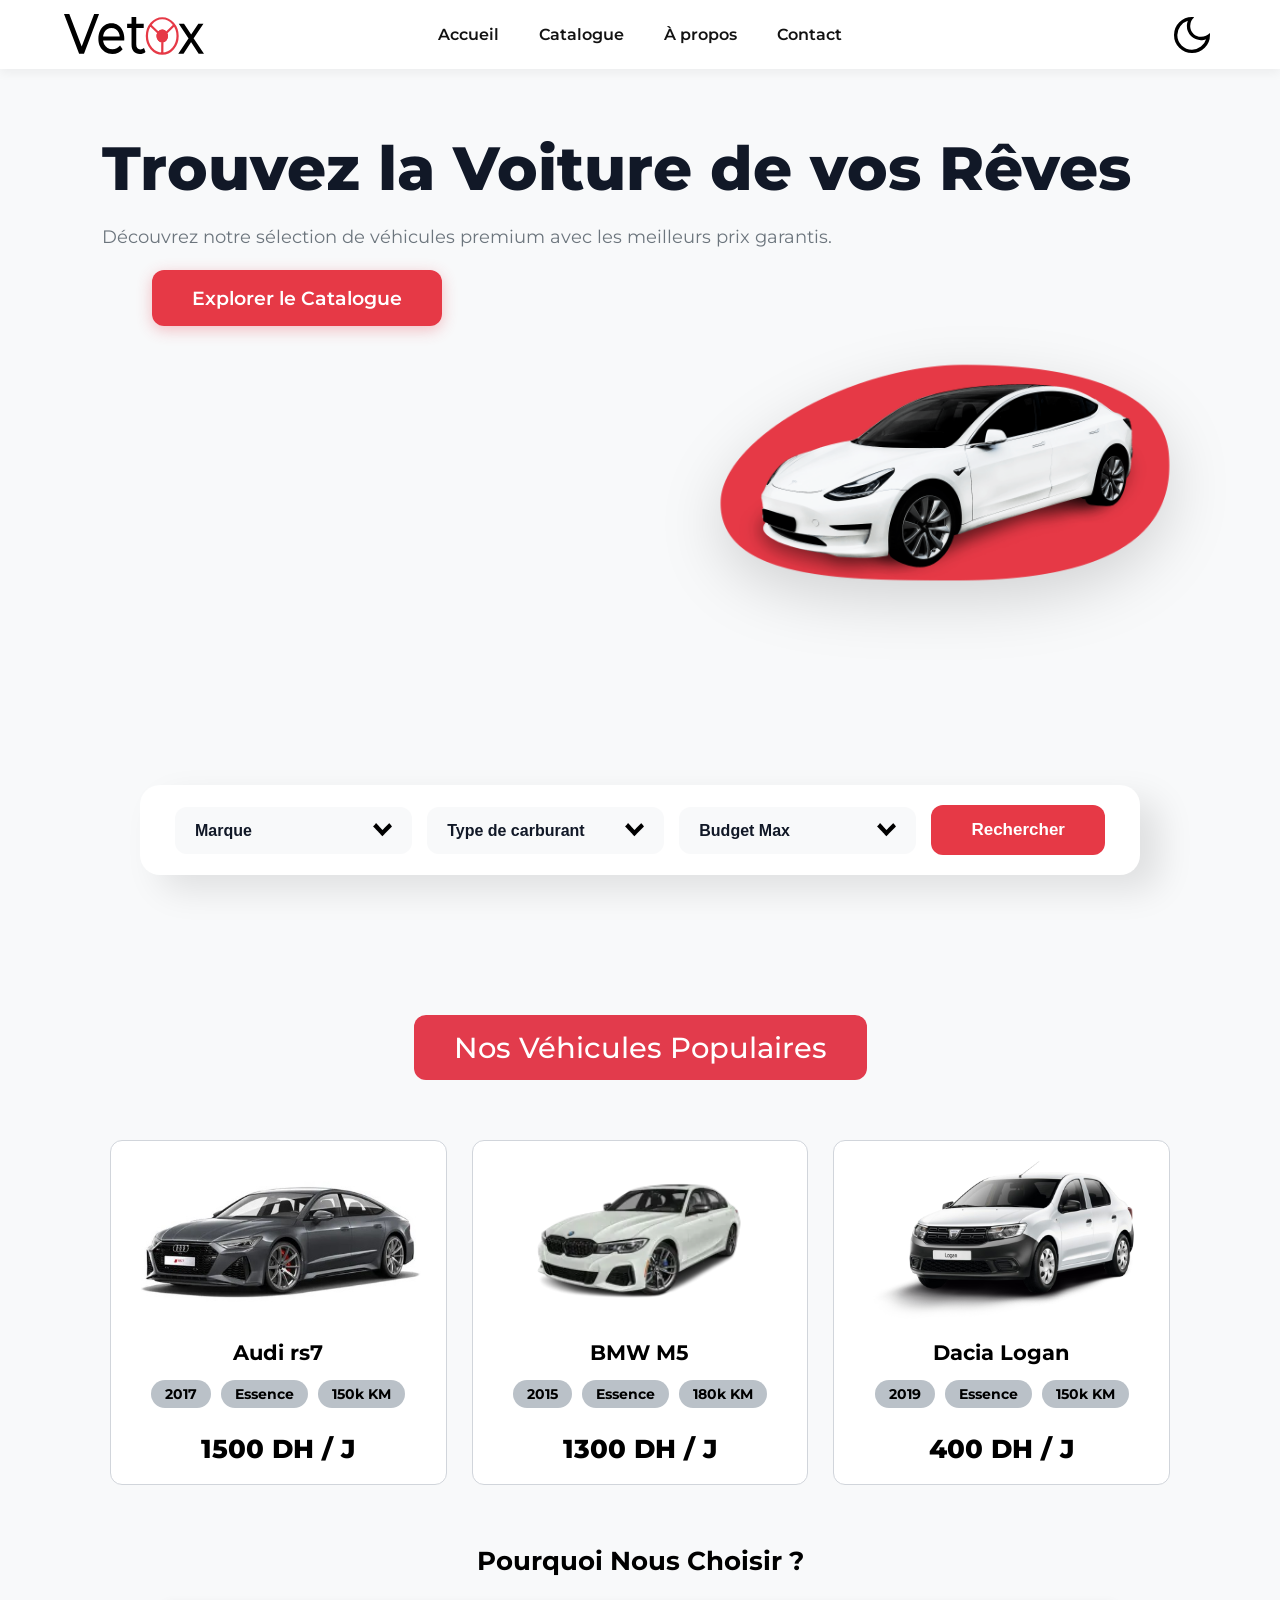
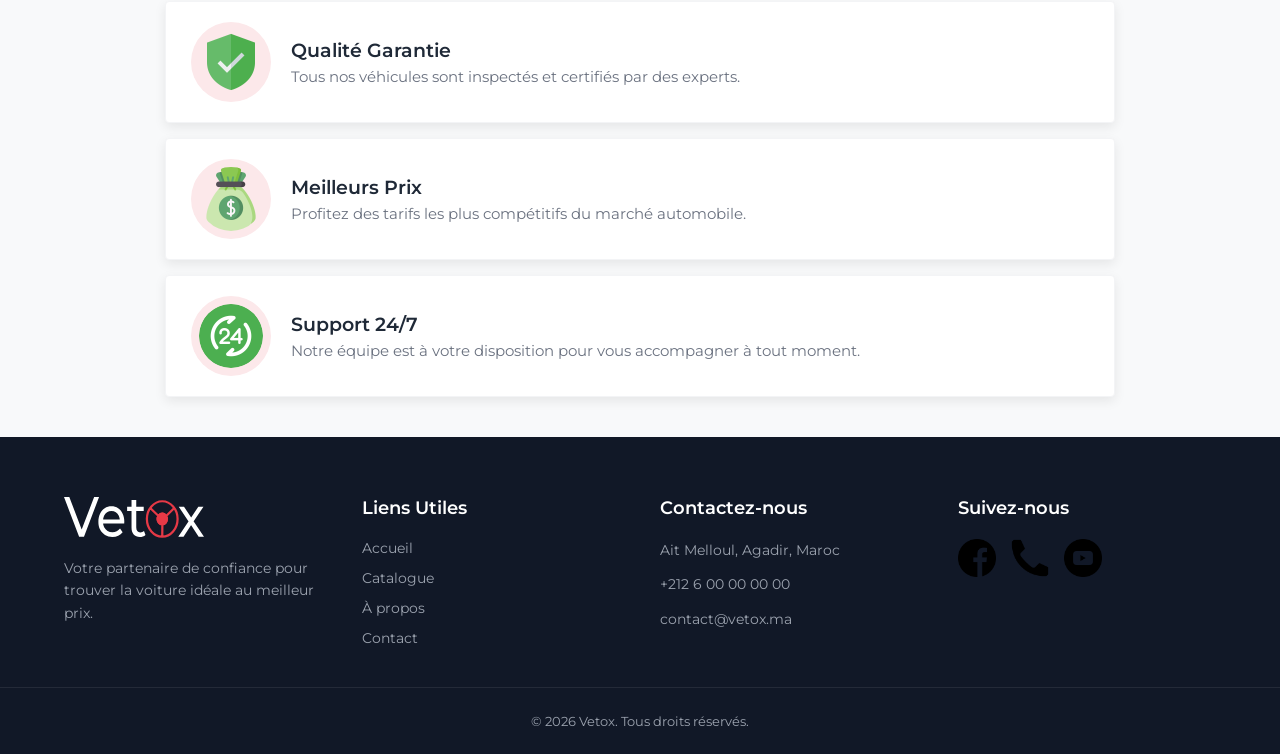
<file: html/index.html>
<!DOCTYPE html>
<html lang="fr">

<head>
  <meta charset="UTF-8">
  <meta name="viewport" content="width=device-width, initial-scale=1.0">
  <title>Vetox - Accueil</title>
  <link rel="stylesheet" href="../css/style-index.css">
  <script src="../js/script.js"></script>
  <link rel="icon" type="image/png" href="../assets/Logo/logo_vector.png">
  <!-- imprt fonts -->
  <link rel="preconnect" href="https://fonts.googleapis.com">
  <link rel="preconnect" href="https://fonts.gstatic.com" crossorigin>
  <link href="https://fonts.googleapis.com/css2?family=Montserrat:wght@300;400;500;600;700&display=swap"
    rel="stylesheet">
</head>

<body>
  <header id="navbar">
    <div class="logo-navbar">
      <a href="index.html" class="navbar-logo">
        <img src="../assets/Logo/Vetox-light.svg" alt="Vetox Logo" class="logo-light">
        <img src="../assets/Logo/Vetox-dark.svg" alt="Vetox Logo" class="logo-dark">
      </a>
    </div>

    <div class="links-navbar" id="nav-links">
      <a href="index.html">Accueil</a>
      <a href="cars.html">Catalogue</a>
      <a href="index.html#Pourquoi">À propos</a>
      <a href="contact.html">Contact</a>

      <button id="theme-toggle" class="theme-btn">
        <img src="../assets/icons/darck-icon.svg" alt="Dark Mode" id="icon-moon">
        <img src="../assets/icons/light-icon.svg" alt="Light Mode" id="icon-sun">
      </button>
    </div>

    <div class="icon-navbar">
      <div class="hamburger" id="hamburger">
        <span class="line"></span>
        <span class="line"></span>
        <span class="line"></span>
      </div>
    </div>
  </header>
  <main id="main">
    <!-- Hero section -->
    <section id="hero">
      <div class="text">
        <h1>Trouvez la Voiture de vos Rêves</h1>
        <h6>Découvrez notre sélection de véhicules premium avec les meilleurs prix garantis.</h6>
        <a href="cars.html">Explorer le Catalogue</a>
      </div>
      <!-- hero car img -->
      <div class="hero__img">
        <img src="../assets/icons/hero.png" alt="tesla model 3">
      </div>
    </section>

    <!--center the serch bar -->

    <div id="search__bar">
      <section class="filters">

        <!--Marque option-->
        <select>
          <option>Marque</option>
          <option>Mercedes</option>
          <option>Tesla</option>
          <option>Volkswagen</option>
          <option>Audi</option>
          <option>Bmw</option>
          <option>Skoda</option>
          <option>Dacia</option>
          <option>Honda</option>
          <option>Toyota</option>
          <option>Opel</option>
          <option>Peugeot</option>

        </select>

        <!--type de carburant option-->
        <select>
          <option>Type de carburant</option>
          <option>Diesel</option>
          <option>Essence</option>
          <option>Electrique</option>

        </select>

        <!--bufget option-->
        <select>
          <option>Budget Max</option>
          <option>400 DH</option>
          <option>500 DH</option>
          <option>600 DH</option>
          <option>700 DH</option>
          <option>800 DH</option>
          <option>900 DH</option>
          <option>1000 DH</option>
          <option>1100 DH</option>
          <option>1200 DH</option>
          <option>1300 DH</option>
          <option>1500 DH</option>


        </select>

        <button class="search">Rechercher</button>

      </section>
    </div>


  </main>


  <!--populaire car-->
  <div id="nos-vehicules-populaires">

    <div class="title-container">
      <h2 class="popular-badge">Nos Véhicules Populaires</h2>
    </div>
    <!-- 1 card-->
    <section class="cars">
      <a href="car-details.html?id=audi-rs7" class="card" data-marque="Audi" data-carburant="Essence" data-prix="1500">
        <img src="../assets/cars-details/Audi rs7/1.jpeg" alt="Audi rs7">
        <h3>Audi rs7</h3>
        <div class="tags">
          <span>2017</span>
          <span>Essence</span>
          <span>150k KM</span>
        </div>
        <p class="price">1500 DH / J</p>
      </a>

      <!-- 2 card-->
      <a href="car-details.html?id=bmw-m5" class="card" data-marque="Bmw" data-carburant="Essence" data-prix="1300">
        <img src="../assets/cars-details/Bmw m5/1.jpeg" alt="BMW M5">
        <h3>BMW M5</h3>
        <div class="tags">
          <span>2015</span>
          <span>Essence</span>
          <span>180k KM</span>
        </div>
        <p class="price">1300 DH / J</p>
      </a>

      <!-- 3 card-->
      <a href="car-details.html?id=dacia-logan" class="card" data-marque="Dacia" data-carburant="Essence"
        data-prix="400">
        <img src="../assets/cars-details/Dacia logan/1.jpeg" alt="Dacia Logan">
        <h3>Dacia Logan</h3>
        <div class="tags">
          <span>2019</span>
          <span>Essence</span>
          <span>150k KM</span>
        </div>
        <p class="price">400 DH / J</p>
      </a>
  </div>
  </section>


  <!--why us section-->
  <div id="Pourquoi">
    <h2>Pourquoi Nous Choisir ?</h2>
    <section id="countainer_p">
      <div id="safty">
        <!--1 block-->
        <img src="../assets/icons/shield.png" alt="safty">
        <h4>Qualité Garantie</h4>
        <h6>Tous nos véhicules sont inspectés et certifiés par des experts.</h6>
      </div>
      <!--2 block-->
      <div id="price">
        <img src="../assets/icons/money-bag.png" alt="price">
        <h4>Meilleurs Prix</h4>
        <h6>Profitez des tarifs les plus compétitifs du marché automobile.</h6>
      </div>
      <!--3 block-->
      <div id="time">
        <img src="../assets/icons/hours.png" alt="safty">
        <h4>Support 24/7</h4>
        <h6>Notre équipe est à votre disposition pour vous accompagner à tout moment.</h6>
      </div>
    </section>
  </div>
  <!-- div footer for css -->
  <footer id="footer">
    <div class="footer-container">
      <!-- about countainer -->
      <div class="footer-col brand-col">
        <!-- Vetox footer logo-->
        <img src="../assets/Logo/Vetox-dark.svg" alt="Vetox Logo" class="logo-footer">
        <!-- about Vetox -->
        <p>Votre partenaire de confiance pour <br> trouver la voiture idéale au meilleur <br> prix.</p>
      </div>

      <!--link footer countainer -->
      <div class="footer-col links-col">
        <!-- links title -->
        <h3>Liens Utiles</h3>
        <!-- links -->
        <div class="links-footer">
          <a href="index.html">Accueil</a>
          <a href="cars.html">Catalogue</a>
          <a href="index.html#Pourquoi">À propos</a>
          <a href="contact.html">Contact</a>
        </div>
      </div>

      <!--information countainer-->
      <div class="footer-col contact-col">
        <!--title of information-->
        <h3>Contactez-nous</h3>
        <!--information-->
        <p>Ait Melloul, Agadir, Maroc</p>
        <p>+212 6 00 00 00 00</p>
        <p>contact@vetox.ma</p>
      </div>

      <!--Social media countainer-->
      <div class="footer-col social-col">
        <!--title of social media-->
        <h3>Suivez-nous</h3>
        <!--social media icons-->
        <div class="social-icons">
          <a href="#"><img src="../assets/icons/facebook.png" alt="facebook"></a>
          <a href="#"><img src="../assets/icons/phone.png" alt="Num"></a>
          <a href="#"><img src="../assets/icons/youtube.png" alt="youtube"></a>
        </div>
      </div>

    </div>

    <!--copy rights section-->
    <div class="footer-bottom">
      <p>&copy; 2026 Vetox. Tous droits réservés.</p>
    </div>
  </footer>

</body>

</html>
</file>
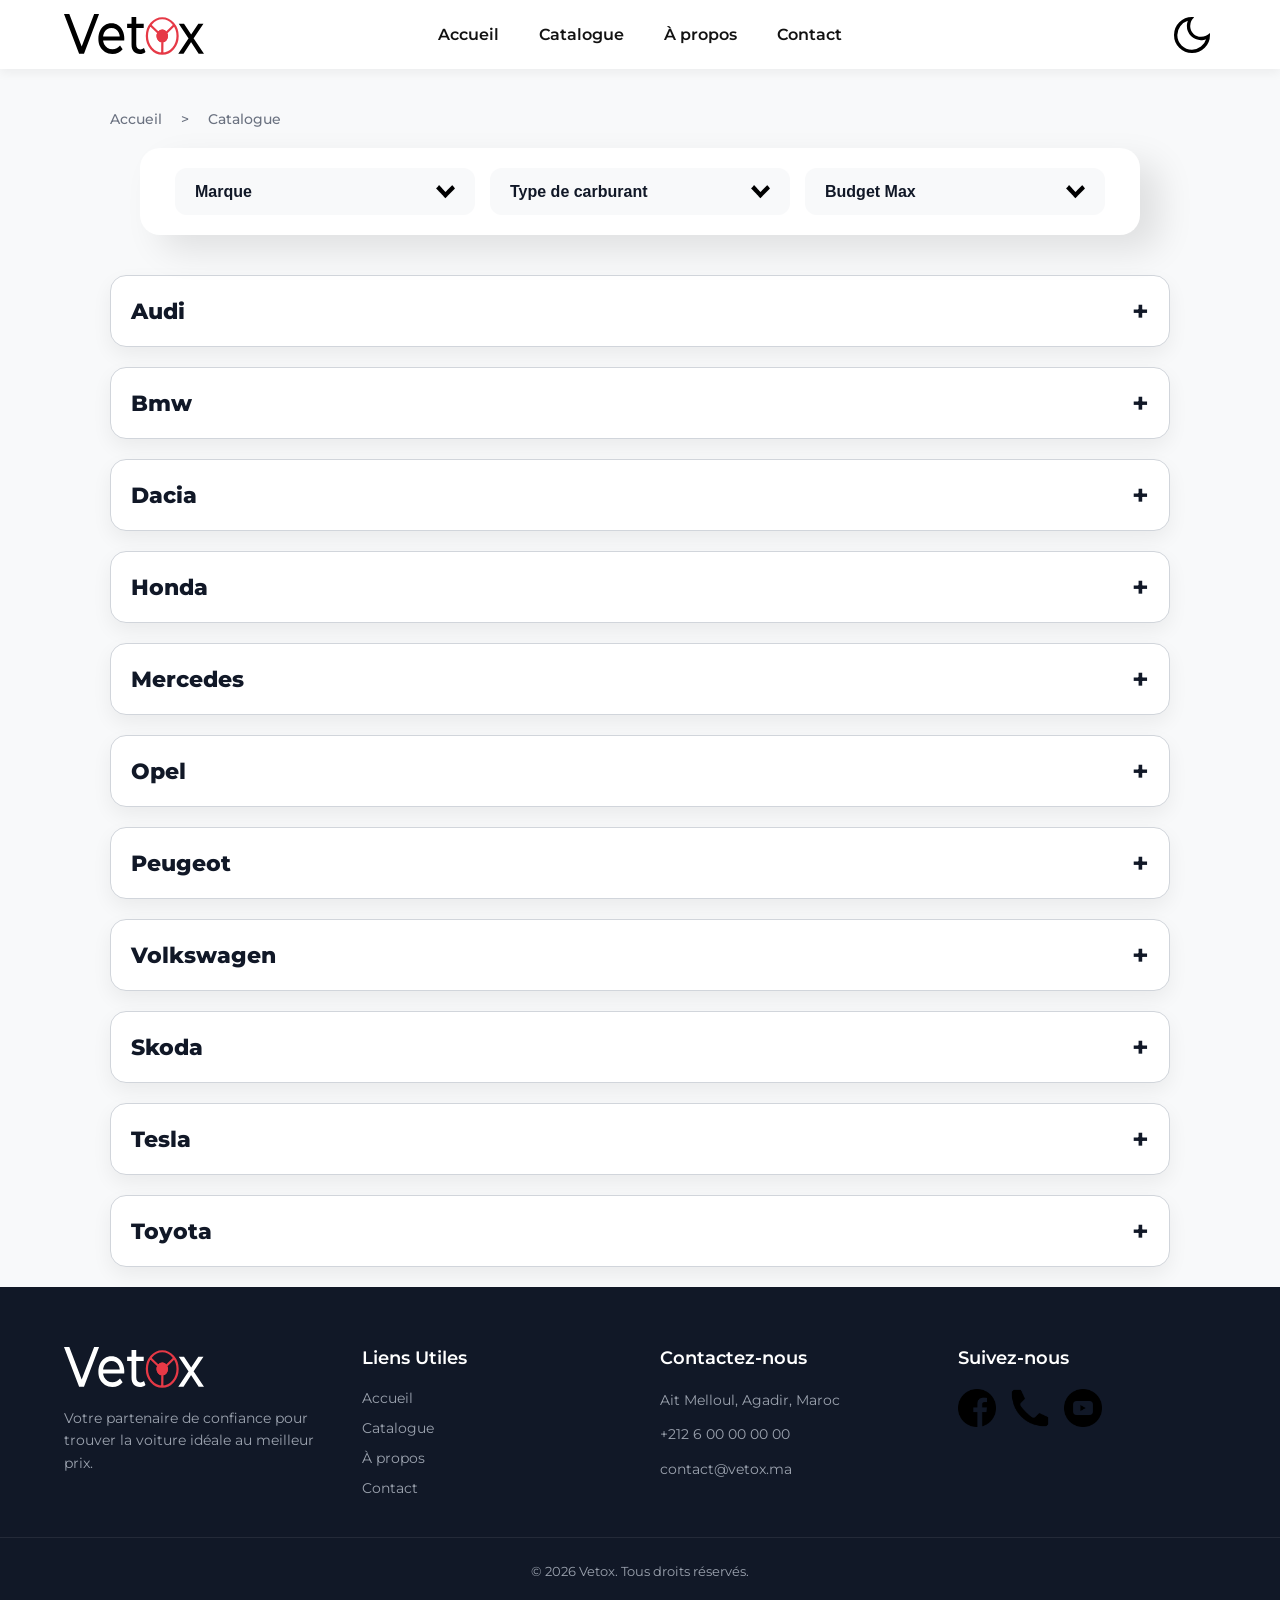
<file: html/cars.html>
<!DOCTYPE html>
<html lang="fr">

<head>
  <meta charset="UTF-8">
  <meta name="viewport" content="width=device-width, initial-scale=1.0">
  <title>Vetox - Catalogue</title>
  <link rel="stylesheet" href="../css/style-cars.css">
  <script src="../js/script.js"></script>
  <link rel="icon" type="image/png" href="../assets/Logo/logo_vector.png">
  <!-- imprt fonts -->
  <link rel="preconnect" href="https://fonts.googleapis.com">
  <link rel="preconnect" href="https://fonts.gstatic.com" crossorigin>
  <link href="https://fonts.googleapis.com/css2?family=Montserrat:wght@300;400;500;600;700&display=swap"
    rel="stylesheet">
</head>

<body>
  <!-- Navbar div for css -->
  <header id="navbar">
    <div class="logo-navbar">
      <a href="index.html" class="navbar-logo">
        <img src="../assets/Logo/Vetox-light.svg" alt="Vetox Logo" class="logo-light">
        <img src="../assets/Logo/Vetox-dark.svg" alt="Vetox Logo" class="logo-dark">
      </a>
    </div>

    <div class="links-navbar" id="nav-links">
      <a href="index.html">Accueil</a>
      <a href="cars.html">Catalogue</a>
      <a href="index.html#Pourquoi">À propos</a>
      <a href="contact.html">Contact</a>

      <button id="theme-toggle" class="theme-btn">
        <img src="../assets/icons/darck-icon.svg" alt="Dark Mode" id="icon-moon">
        <img src="../assets/icons/light-icon.svg" alt="Light Mode" id="icon-sun">
      </button>
    </div>

    <div class="icon-navbar">
      <div class="hamburger" id="hamburger">
        <span class="line"></span>
        <span class="line"></span>
        <span class="line"></span>
      </div>
    </div>
  </header>
  <main>

    <!-- Ux -->
    <div id="Ux">
      <a href="index.html" id="a">Accueil</a> <span>></span> <a href="cars.html" id="c">Catalogue</a>
    </div>

    <!--center the serch bar -->

    <div id="search__bar">
      <section class="filters">

        <!--Marque option-->
        <select>
          <option>Marque</option>
          <option>Mercedes</option>
          <option>Tesla</option>
          <option>Volkswagen</option>
          <option>Audi</option>
          <option>Bmw</option>
          <option>Skoda</option>
          <option>Dacia</option>
          <option>Honda</option>
          <option>Toyota</option>
          <option>Opel</option>
          <option>Peugeot</option>

        </select>

        <!--type de carburant option-->
        <select>
          <option>Type de carburant</option>
          <option>Diesel</option>
          <option>Essence</option>
          <option>Electrique</option>

        </select>

        <!--bufget option-->
        <select>
          <option>Budget Max</option>
          <option>400 DH</option>
          <option>500 DH</option>
          <option>600 DH</option>
          <option>700 DH</option>
          <option>800 DH</option>
          <option>900 DH</option>
          <option>1000 DH</option>
          <option>1100 DH</option>
          <option>1200 DH</option>
          <option>1300 DH</option>
          <option>1500 DH</option>


        </select>

        <button class="search">Rechercher</button>

      </section>
    </div>


    <!-- 1 card-->
    <section class="cars">
      <a href="car-details.html?id=audi-rs7" class="card" data-marque="Audi" data-carburant="Essence" data-prix="1500">
        <img src="../assets/cars-details/Audi rs7/1.jpeg" alt="Audi rs7">
        <h3>Audi rs7</h3>
        <div class="tags">
          <span>2017</span>
          <span>Essence</span>
          <span>150k KM</span>
        </div>
        <p class="price">1500 DH / J</p>
      </a>

      <!-- 2 card-->
      <a href="car-details.html?id=bmw-m5" class="card" data-marque="Bmw" data-carburant="Essence" data-prix="1300">
        <img src="../assets/cars-details/Bmw m5/1.jpeg" alt="BMW M5">
        <h3>BMW M5</h3>
        <div class="tags">
          <span>2015</span>
          <span>Essence</span>
          <span>180k KM</span>
        </div>
        <p class="price">1300 DH / J</p>
      </a>

      <!-- 3 card-->
      <a href="car-details.html?id=dacia-logan" class="card" data-marque="Dacia" data-carburant="Essence"
        data-prix="400">
        <img src="../assets/cars-details/Dacia logan/1.jpeg" alt="Dacia Logan">
        <h3>Dacia Logan</h3>
        <div class="tags">
          <span>2019</span>
          <span>Essence</span>
          <span>150k KM</span>
        </div>
        <p class="price">400 DH / J</p>
      </a>

      <!-- 4 card-->
      <a href="car-details.html?id=honda-civic" class="card" data-marque="Honda" data-carburant="Essence"
        data-prix="900">
        <img src="../assets/cars-details/Honda Civic Hatchback 2017/1.jpg" alt="Honda Civic">
        <h3>Honda Civic Hatchback</h3>
        <div class="tags">
          <span>2017</span>
          <span>Essence</span>
          <span>167k KM</span>
        </div>
        <p class="price">900 DH / J</p>
      </a>

      <!-- 5 card-->
      <a href="car-details.html?id=mercedes-c-class" class="card" data-marque="Mercedes" data-carburant="Essence"
        data-prix="1300">
        <img src="../assets/cars-details/Mercedes c class/1.jpeg" alt="Mercedes C Class">
        <h3>Mercedes C Class</h3>
        <div class="tags">
          <span>2020</span>
          <span>Essence</span>
          <span>118k KM</span>
        </div>
        <p class="price">1300 DH / J</p>
      </a>

      <!-- 6 card-->
      <a href="car-details.html?id=opel-astra" class="card" data-marque="Opel" data-carburant="Diesel" data-prix="700">
        <img src="../assets/cars-details/Opel Astra GS Line Diesel 2025/1.jpg" alt="Opel Astra">
        <h3>Opel Astra GS Line</h3>
        <div class="tags">
          <span>2025</span>
          <span>Diesel</span>
          <span>69k KM</span>
        </div>
        <p class="price">700 DH / J</p>
      </a>

      <!-- 7 card-->
      <a href="car-details.html?id=peugeot-208" class="card" data-marque="Peugeot" data-carburant="Diesel"
        data-prix="400">
        <img src="../assets/cars-details/Peugeot 208/1.jpeg" alt="Peugeot 208">
        <h3>Peugeot 208</h3>
        <div class="tags">
          <span>2021</span>
          <span>Diesel</span>
          <span>120k KM</span>
        </div>
        <p class="price">400 DH / J</p>
      </a>

      <!-- 8 card-->
      <a href="car-details.html?id=vw-polo" class="card" data-marque="Volkswagen" data-carburant="Diesel"
        data-prix="500">
        <img src="../assets/cars-details/Polo diesel 2014/1.jpeg" alt="Polo">
        <h3>Volkswagen Polo</h3>
        <div class="tags">
          <span>2014</span>
          <span>Diesel</span>
          <span>199k KM</span>
        </div>
        <p class="price">500 DH / J</p>
      </a>

      <!-- 9 card-->
      <a href="car-details.html?id=skoda-octavia" class="card" data-marque="Skoda" data-carburant="Diesel"
        data-prix="900">
        <img src="../assets/cars-details/Skoda octavia/1.jpeg" alt="Skoda Octavia">
        <h3>Skoda Octavia</h3>
        <div class="tags">
          <span>2022</span>
          <span>Diesel</span>
          <span>90k KM</span>
        </div>
        <p class="price">900 DH / J</p>
      </a>

      <!-- 10 card-->
      <a href="car-details.html?id=tesla-model3" class="card" data-marque="Tesla" data-carburant="Electrique"
        data-prix="1300">
        <img src="../assets/cars-details/Tesla model 3/1.jpeg" alt="Tesla">
        <h3>Tesla Model 3</h3>
        <div class="tags">
          <span>2021</span>
          <span>Electrique</span>
          <span>98k KM</span>
        </div>
        <p class="price">1300 DH / J</p>
      </a>

      <!-- 11 card-->
      <a href="car-details.html?id=toyota-corolla" class="card" data-marque="Toyota" data-carburant="Essence"
        data-prix="400">
        <img src="../assets/cars-details/Toyota corolla/1.jpeg" alt="Toyota">
        <h3>Toyota Corolla</h3>
        <div class="tags">
          <span>2019</span>
          <span>Essence</span>
          <span>40k KM</span>
        </div>
        <p class="price">400 DH / J</p>
      </a>

      <!-- 12 card-->
      <a href="car-details.html?id=vw-touareg" class="card" data-marque="Volkswagen" data-carburant="Essence"
        data-prix="1400">
        <img src="../assets/cars-details/Volkswagen Touareg/1.jpeg" alt="Touareg">
        <h3>Volkswagen Touareg</h3>
        <div class="tags">
          <span>2024</span>
          <span>Essence</span>
          <span>70k KM</span>
        </div>
        <p class="price">1400 DH / J</p>
      </a>

      <!-- 13 card-->
      <section class="cars">
        <a href="car-details.html?id=Toyota-Fortuner" class="card" data-marque="Toyota" data-carburant="Essence"
          data-prix="800">
          <img src="../assets/cars-details/Toyota Fortuner/1.avif" alt="Toyota Fortuner">
          <h3>Toyota Fortuner</h3>
          <div class="tags">
            <span>2018</span>
            <span>Essence</span>
            <span>80k KM</span>
          </div>
          <p class="price">800 DH / J</p>
        </a>

        <!-- 14 card-->
        <section class="cars">
          <a href="car-details.html?id=Toyota-Yaris" class="card" data-marque="Toyota" data-carburant="Essence"
            data-prix="600">
            <img src="../assets/cars-details/Toyota Yaris/1.webp" alt="Toyota Yaris">
            <h3>Toyota Yaris</h3>
            <div class="tags">
              <span>2016</span>
              <span>Essence</span>
              <span>170k KM</span>
            </div>
            <p class="price">600 DH / J</p>
          </a>

          <!-- 15 card-->
          <section class="cars">
            <a href="car-details.html?id=Tesla-Model-S" class="card" data-marque="Tesla" data-carburant="Electric"
              data-prix="1400">
              <img src="../assets/cars-details/Tesla Model S/1.avif" alt="Tesla Model S">
              <h3>Tesla Model S</h3>
              <div class="tags">
                <span>2022</span>
                <span>Electric</span>
                <span>60k KM</span>
              </div>
              <p class="price">1400 DH / J</p>
            </a>

            <!-- 16 card-->
            <section class="cars">
              <a href="car-details.html?id=BMW-Série-3" class="card" data-marque="Bmw" data-carburant="Essence"
                data-prix="1400">
                <img src="../assets/cars-details/BMW Série 3/1.avif" alt="BMW Série 3">
                <h3>BMW Série 3</h3>
                <div class="tags">
                  <span>2022</span>
                  <span>Essence</span>
                  <span>60k KM</span>
                </div>
                <p class="price">1400 DH / J</p>
              </a>

              <!-- 17 card-->
              <section class="cars">
                <a href="car-details.html?id=Audi-A4" class="card" data-marque="Audi" data-carburant="Essence"
                  data-prix="900">
                  <img src="../assets/cars-details/Audi A4/1.avif" alt="Audi A4">
                  <h3>Audi A4</h3>
                  <div class="tags">
                    <span>2014</span>
                    <span>Essence</span>
                    <span>110k KM</span>
                  </div>
                  <p class="price">900 DH / J</p>
                </a>
                <!-- 18 card-->
                <a href="car-details.html?id=dacia-Sandero" class="card" data-marque="Dacia" data-carburant="Essence"
                  data-prix="500">
                  <img src="../assets/cars-details/Dacia Sandero/1.webp" alt="Dacia Sandero">
                  <h3>Dacia Sandero</h3>
                  <div class="tags">
                    <span>2018</span>
                    <span>Essence</span>
                    <span>180k KM</span>
                  </div>
                  <p class="price">500 DH / J</p>
                </a>
                <!-- 19 card-->
                <a href="car-details.html?id=honda-Accord" class="card" data-marque="Honda" data-carburant="Essence"
                  data-prix="700">
                  <img src="../assets/cars-details/Honda Accord/1.avif" alt="Honda Accord">
                  <h3>Honda Accord</h3>
                  <div class="tags">
                    <span>2016</span>
                    <span>Essence</span>
                    <span>112k KM</span>
                  </div>
                  <p class="price">700 DH / J</p>
                </a>

                <!-- 20 card-->
                <a href="car-details.html?id=Jeep-Meridian" class="card" data-marque="Mercedes" data-carburant="Essence"
                  data-prix="1200">
                  <img src="../assets/cars-details/Jeep Meridian/1.avif" alt="Jeep Meridian">
                  <h3>Jeep Meridian</h3>
                  <div class="tags">
                    <span>2019</span>
                    <span>Essence</span>
                    <span>178k KM</span>
                  </div>
                  <p class="price">1200 DH / J</p>
                </a>

                <!-- 21 card-->
                <a href="car-details.html?id=opel-Corsa" class="card" data-marque="Opel" data-carburant="Diesel"
                  data-prix="600">
                  <img src="../assets/cars-details/Opel Corsa/1.webp" alt="Opel Corsa">
                  <h3>opel Corsa</h3>
                  <div class="tags">
                    <span>2021</span>
                    <span>Diesel</span>
                    <span>89k KM</span>
                  </div>
                  <p class="price">600 DH / J</p>
                </a>

                <!-- 22 card-->
                <a href="car-details.html?id=peugeot-3008" class="card" data-marque="Peugeot" data-carburant="Diesel"
                  data-prix="1100">
                  <img src="../assets/cars-details/peugeot 3008/1.webp" alt="Peugeot 208">
                  <h3>Peugeot 3008</h3>
                  <div class="tags">
                    <span>2024</span>
                    <span>Diesel</span>
                    <span>70k KM</span>
                  </div>
                  <p class="price">1100 DH / J</p>
                </a>

                <!-- 23 card-->
                <a href="car-details.html?id=skoda-Kodiaq" class="card" data-marque="Skoda" data-carburant="Diesel"
                  data-prix="1100">
                  <img src="../assets/cars-details/Skoda Kodiaq/1.avif" alt="Skoda Kodiaq">
                  <h3>Skoda Kodiaq</h3>
                  <div class="tags">
                    <span>2020</span>
                    <span>Diesel</span>
                    <span>98k KM</span>
                  </div>
                  <p class="price">1100 DH / J</p>
                </a>
              </section>

  </main>

  <!-- div footer for css -->
  <footer id="footer">
    <div class="footer-container">
      <!-- about countainer -->
      <div class="footer-col brand-col">
        <!-- Vetox footer logo-->
        <img src="../assets/Logo/Vetox-dark.svg" alt="Vetox Logo" class="logo-footer">
        <!-- about Vetox -->
        <p>Votre partenaire de confiance pour <br> trouver la voiture idéale au meilleur <br> prix.</p>
      </div>

      <!--link footer countainer -->
      <div class="footer-col links-col">
        <!-- links title -->
        <h3>Liens Utiles</h3>
        <!-- links -->
        <div class="links-footer">
          <a href="index.html">Accueil</a>
          <a href="cars.html">Catalogue</a>
          <a href="index.html#Pourquoi">À propos</a>
          <a href="contact.html">Contact</a>
        </div>
      </div>

      <!--information countainer-->
      <div class="footer-col contact-col">
        <!--title of information-->
        <h3>Contactez-nous</h3>
        <!--information-->
        <p>Ait Melloul, Agadir, Maroc</p>
        <p>+212 6 00 00 00 00</p>
        <p>contact@vetox.ma</p>
      </div>

      <!--Social media countainer-->
      <div class="footer-col social-col">
        <!--title of social media-->
        <h3>Suivez-nous</h3>
        <!--social media icons-->
        <div class="social-icons">
          <a href="#"><img src="../assets/icons/facebook.png" alt="facebook"></a>
          <a href="#"><img src="../assets/icons/phone.png" alt="Num"></a>
          <a href="#"><img src="../assets/icons/youtube.png" alt="youtube"></a>
        </div>
      </div>

    </div>

    <!--copy rights section-->
    <div class="footer-bottom">
      <p>&copy; 2026 Vetox. Tous droits réservés.</p>
    </div>
  </footer>

</body>

</html>
</file>
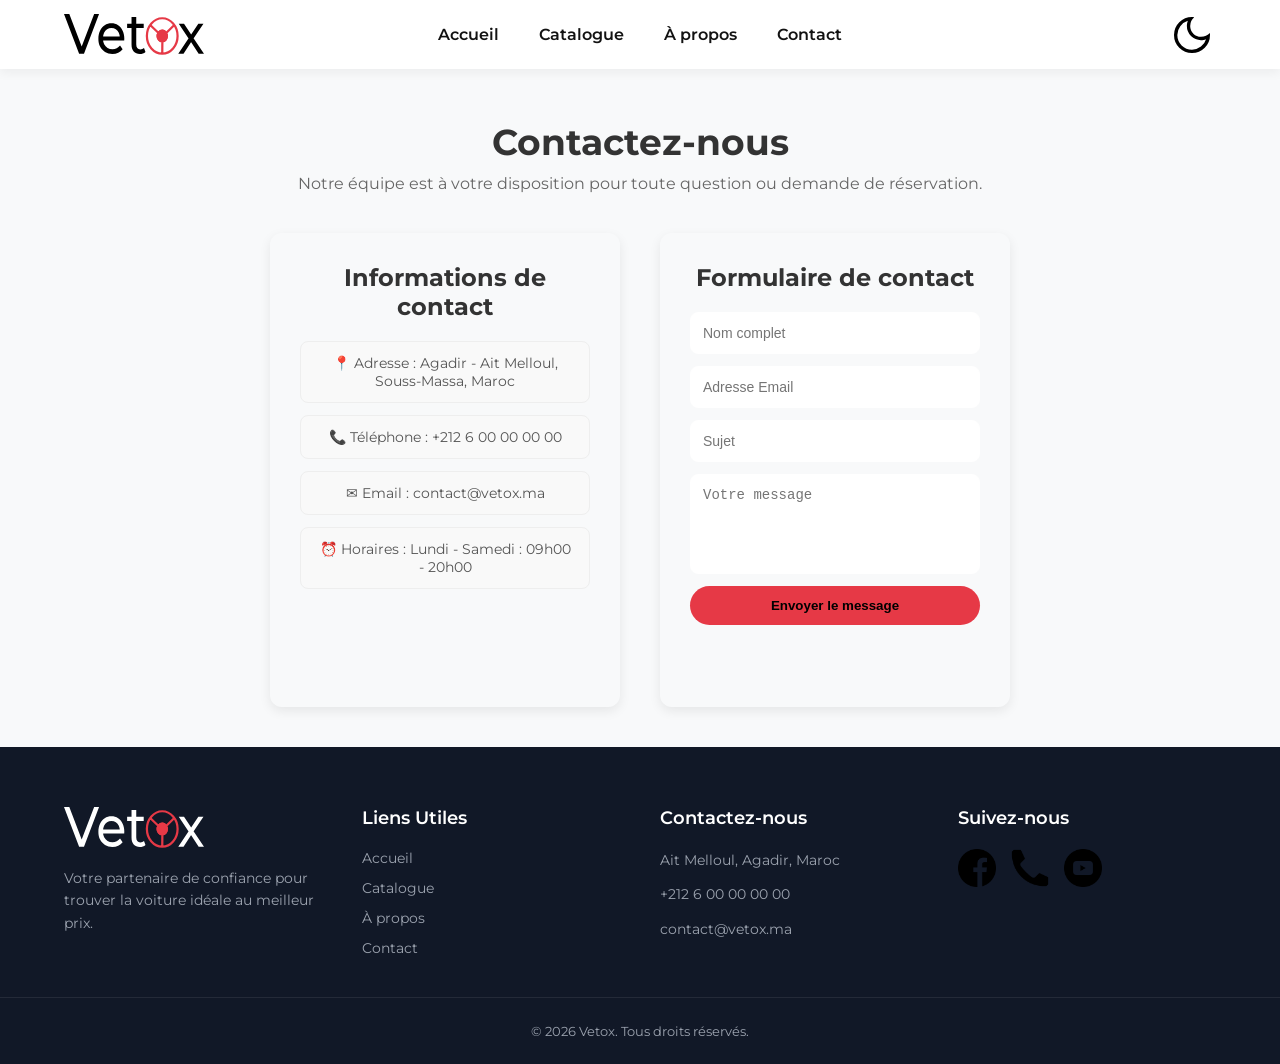
<file: html/contact.html>
<!DOCTYPE html>
<html lang="fr">

<head>
  <meta charset="UTF-8">
  <meta name="viewport" content="width=device-width, initial-scale=1.0">
  <title>Vetox - Contact</title>
  <link rel="stylesheet" href="../css/style-contact.css">
  <script src="../js/script.js"></script>
  <link rel="icon" type="image/png" href="../assets/Logo/logo_vector.png">
  <!-- imprt fonts -->
  <link rel="preconnect" href="https://fonts.googleapis.com">
  <link rel="preconnect" href="https://fonts.gstatic.com" crossorigin>
  <link href="https://fonts.googleapis.com/css2?family=Montserrat:wght@300;400;500;600;700&display=swap"
    rel="stylesheet">
</head>

<body>
  <!-- Navbar div for css -->
  <header id="navbar">
    <div class="logo-navbar">
      <a href="index.html" class="navbar-logo">
        <img src="../assets/Logo/Vetox-light.svg" alt="Vetox Logo" class="logo-light">
        <img src="../assets/Logo/Vetox-dark.svg" alt="Vetox Logo" class="logo-dark">
      </a>
    </div>

    <div class="links-navbar" id="nav-links">
      <a href="index.html">Accueil</a>
      <a href="cars.html">Catalogue</a>
      <a href="index.html#Pourquoi">À propos</a>
      <a href="contact.html">Contact</a>

      <button id="theme-toggle" class="theme-btn">
        <img src="../assets/icons/darck-icon.svg" alt="Dark Mode" id="icon-moon">
        <img src="../assets/icons/light-icon.svg" alt="Light Mode" id="icon-sun">
      </button>
    </div>

    <div class="icon-navbar">
      <div class="hamburger" id="hamburger">
        <span class="line"></span>
        <span class="line"></span>
        <span class="line"></span>
      </div>
    </div>
  </header>
  <main id="main">



    <section class="contact-section">

      <h1>Contactez-nous</h1>
      <p>Notre équipe est à votre disposition pour toute question ou demande de réservation.</p>

      <div class="contact-container">

        <!-- Informations de contact -->
        <div class="contact-info">
          <h2>Informations de contact</h2>

          <div class="info-item">
            📍 Adresse : Agadir - Ait Melloul, Souss-Massa, Maroc
          </div>

          <div class="info-item">
            📞 Téléphone : +212 6 00 00 00 00
          </div>

          <div class="info-item">
            ✉ Email : contact@vetox.ma
          </div>

          <div class="info-item">
            ⏰ Horaires : Lundi - Samedi : 09h00 - 20h00
          </div>
        </div>


        <!-- Formulaire de contact -->
        <div class="contact-form">

          <h2>Formulaire de contact</h2>

          <form>

            <input type="text" name="nom" placeholder="Nom complet" required>

            <input type="email" name="email" placeholder="Adresse Email" required>

            <input type="text" name="sujet" placeholder="Sujet" required>

            <textarea name="message" placeholder="Votre message" required></textarea>

            <button type="submit">Envoyer le message</button>

          </form>

        </div>

      </div>

    </section>



  </main>

  <!-- div footer for css -->
  <footer id="footer">
    <div class="footer-container">
      <!-- about countainer -->
      <div class="footer-col brand-col">
        <!-- Vetox footer logo-->
        <img src="../assets/Logo/Vetox-dark.svg" alt="Vetox Logo" class="logo-footer">
        <!-- about Vetox -->
        <p>Votre partenaire de confiance pour <br> trouver la voiture idéale au meilleur <br> prix.</p>
      </div>

      <!--link footer countainer -->
      <div class="footer-col links-col">
        <!-- links title -->
        <h3>Liens Utiles</h3>
        <!-- links -->
        <div class="links-footer">
          <a href="index.html">Accueil</a>
          <a href="cars.html">Catalogue</a>
          <a href="index.html#Pourquoi">À propos</a>
          <a href="contact.html">Contact</a>
        </div>
      </div>

      <!--information countainer-->
      <div class="footer-col contact-col">
        <!--title of information-->
        <h3>Contactez-nous</h3>
        <!--information-->
        <p>Ait Melloul, Agadir, Maroc</p>
        <p>+212 6 00 00 00 00</p>
        <p>contact@vetox.ma</p>
      </div>

      <!--Social media countainer-->
      <div class="footer-col social-col">
        <!--title of social media-->
        <h3>Suivez-nous</h3>
        <!--social media icons-->
        <div class="social-icons">
          <a href="#"><img src="../assets/icons/facebook.png" alt="facebook"></a>
          <a href="#"><img src="../assets/icons/phone.png" alt="Num"></a>
          <a href="#"><img src="../assets/icons/youtube.png" alt="youtube"></a>
        </div>
      </div>

    </div>

    <!--copy rights section-->
    <div class="footer-bottom">
      <p>&copy; 2026 Vetox. Tous droits réservés.</p>
    </div>
  </footer>

</body>

</html>
</file>
<file: css/style-index.css>
/* =========================================
   GLOBAL RESET
   ========================================= */
* {
  margin: 0;
  padding: 0;
  box-sizing: border-box;
}

/* =========================================
   BASE THEME (Light & Dark)
   ========================================= */

/* Light Mode (Default) */
body {
  background-color: #F8F9FA;
  color: #121212;
  font-family: 'Montserrat', sans-serif;
  transition: background-color 0.3s ease, color 0.3s ease;
}

/* Dark Mode */
body.dark-mode {
  background-color: #0F172A;
  color: #F8F9FA;
}

/* =========================================
   NAVBAR
   ========================================= */
#navbar {
  display: flex;
  justify-content: center;
  align-items: center;
  padding: 25px;
  background-color: #ffffff;
  box-shadow: 0 4px 10px #0000000D;
  position: fixed;
  top: 0;
  left: 0;
  width: 100%;
  z-index: 1000;
}

.logo-navbar {
  position: absolute;
  left: 5%;
}

#theme-toggle {
  position: absolute;
  right: 5%;
}

/* Hide hamburger container on desktop */
.icon-navbar {
  display: none;
}

body.dark-mode #navbar {
  background-color: #1E1E1E;
  color: #F8F9FA;
}

/* Navbar Links */
.links-navbar {
  display: flex;
  justify-content: center;
  align-items: center;
  gap: 40px;
}

.links-navbar a {
  text-decoration: none;
  color: inherit;
  font-weight: 600;
  font-size: 16px;
  transition: color 0.3s ease;
}

.links-navbar a:hover {
  color: #E63946;
}

/* =========================================
   HAMBURGER BUTTON (Hidden by default)
   ========================================= */
.hamburger {
  display: none;
  flex-direction: column;
  gap: 5px;
  position: relative;
  z-index: 9999;
}

.hamburger .line {
  width: 25px;
  height: 3px;
  background-color: #111;
  border-radius: 5px;
  transition: all 0.2s ease;
}

body.dark-mode .hamburger .line {
  background-color: #F8F9FA;
}

/* Hamburger to (X) Animation */
.hamburger.active .line:nth-child(1) {
  transform: translateY(8px) rotate(45deg);
}

.hamburger.active .line:nth-child(2) {
  opacity: 0;
}

.hamburger.active .line:nth-child(3) {
  transform: translateY(-8px) rotate(-45deg);
}

/* =========================================
   THEME TOGGLE LOGIC (Light/Dark Mode Icons)
   ========================================= */
.theme-btn {
  background: transparent;
  border: none;
  cursor: pointer;
}

.theme-btn img {
  width: 48px;
  height: 48px;
}

/* Light Mode (Default) Icons */
.logo-dark,
#icon-sun {
  display: none;
}

.logo-light,
#icon-moon {
  display: block;
}

/* Dark Mode Icons (Active) */
body.dark-mode .logo-light,
body.dark-mode #icon-moon {
  display: none;
}

body.dark-mode .logo-dark,
body.dark-mode #icon-sun {
  display: block;
}

/* =========================================
   HERO SECTION
   ========================================= */
#hero {
  display: flex;
  align-items: center;
  justify-content: space-between;
  padding: 60px 8%;
  padding-top: 0px;
  padding-bottom: 0px;
  min-height: 105vh;
  gap: 10px;
}

/* Hero Text (Left Content) */
.text {
  flex: 1;
  max-width: 600px;
  transform: translateY(-250px);
}

.text h1 {
  font-size: clamp(2.5rem, 5vw, 3.8rem);
  font-weight: 800;
  color: #111827;
  margin-bottom: 20px;
  line-height: 1.1;
  white-space: nowrap;
}

body.dark-mode .text h1 {
  color: #FFFFFF;
}

.text h6 {
  font-size: 1.15rem;
  font-weight: 400;
  color: #6C757D;
  margin-bottom: 35px;
  line-height: 1.6;
  max-width: 500px;
  white-space: nowrap;
}

body.dark-mode .text h6 {
  color: #ADB5BD;
}

/* Hero Button */
.text a {
  background-color: #E63946;
  color: #FFFFFF;
  text-decoration: none;
  border: none;
  padding: 16px 40px;
  font-size: 1.2rem;
  font-weight: 600;
  border-radius: 12px;
  cursor: pointer;
  transition: all 0.3s ease;
  box-shadow: 0 4px 15px rgba(230, 57, 70, 0.3);
  margin-left: 50px;
}

.text a:hover {
  background-color: #c8303c;
  transform: translateY(-2px);
  box-shadow: 0 8px 20px rgba(230, 57, 70, 0.4);
}

/* Hero Image (Right Content) */
.hero__img {
  flex: 1;
  display: flex;
  justify-content: flex-end;
  position: relative;
}

.hero__img img {
  width: 100%;
  max-width: 700px;
  height: auto;
  filter: drop-shadow(0 20px 30px rgba(0, 0, 0, 0.15));
  object-fit: contain;
}

/* =========================================
   SEARCH BAR SECTION
   ========================================= */
#search__bar {
  display: flex;
  justify-content: center;
  align-content: center;
  width: 100%;
  margin-top: -160px;
  position: relative;
  z-index: 100;
}

/* Main Filters Box */
.filters {
  background-color: #ffffff;
  display: flex;
  align-items: center;
  justify-content: space-between;
  gap: 15px;
  padding: 20px 35px;
  border-radius: 20px;
  box-shadow: 20px 15px 35px rgba(0, 0, 0, 0.1);
  width: 100%;
  max-width: 1000px;
  transition: background-color 0.3s ease, box-shadow 0.3s ease;
}

body.dark-mode .filters {
  background-color: #1E1E1E;
  box-shadow: 0 15px 35px rgba(0, 0, 0, 0.4);
}

/* Dropdown Selects */
.filters select {
  flex: 1;
  border: none;
  background-color: #F8F9FA;
  padding: 15px 20px;
  border-radius: 12px;
  font-size: 16px;
  font-weight: 700;
  color: #111827;
  cursor: pointer;
  appearance: none;
  /* Hide default arrow */
  background-image: url("../assets/icons/search.png");
  background-repeat: no-repeat;
  background-position: right 20px center;
  transition: all 0.3s ease;
}

.filters select:focus {
  outline: 2px solid #E63946;
}



/* Search Button */
.filters .search {
  background-color: #E63946;
  color: #FFFFFF;
  border: none;
  padding: 15px 40px;
  font-size: 17px;
  font-weight: 700;
  border-radius: 12px;
  cursor: pointer;
  transition: transform 0.3s ease, background-color 0.3s ease;
}

.filters .search:hover {
  background-color: #C1121F;
  transform: scale(1.03);
}



/* =========================================
   CARS CATALOG SECTION
   ========================================= */

/* Section Title Container */
.title-container {
  text-align: center;
  margin: 40px 0;
}

/* Popular Badge Title */
h2.popular-badge {
  background-color: #e23b4c;
  color: #ffffff;
  font-family: 'Montserrat', 'Segoe UI', sans-serif;
  font-size: 1.8rem;
  font-weight: 500;
  padding: 15px 40px;
  border-radius: 12px;
  display: inline-block;
  margin-top: 100px;
  margin-bottom: 0px;
  transition: font-size 0.3s ease;
}

h2.popular-badge:hover {
  font-size: 2rem;
}

/* =========================================
   CARS LAYOUT (GRID & FLEX)
   ========================================= */



/* display 3 cars per row */
.cars {
  display: grid;
  grid-template-columns: repeat(3, 1fr);
  gap: 25px;
  padding: 20px;
  max-width: 1100px;
  margin: 0 auto;
}

.cars a {
  text-decoration: none;
}

/* =========================================
   CAR CARD DESIGN
   ========================================= */

/* Main Card Body */
.card {
  background-color: #ffffff;
  border: 1px solid #d1d5db;
  border-radius: 12px;
  padding: 20px;
  text-align: center;
  overflow: hidden;
  cursor: pointer;
  transition: transform 0.3s ease, box-shadow 0.3s ease, border-color 0.3s ease;
}

/* Card Hover Animation */
.card:hover {
  transform: translateY(-10px);
  box-shadow: 0 15px 30px rgba(0, 0, 0, 0.1);
  border-color: #9ca3af;
}

/* Car Image */
.card img {
  width: 100%;
  height: 160px;
  object-fit: contain;
  margin-bottom: 15px;
  transition: transform 0.4s ease;
}

.card:hover img {
  transform: scale(1.08);
}

/* Car Title */
.card h3 {
  font-size: 1.3rem;
  font-weight: 700;
  color: #000000;
  margin: 0 0 15px 0;
}

/* Tags Container  */
.card .tags {
  display: flex;
  justify-content: center;
  flex-wrap: wrap;
  gap: 10px;
  margin-bottom: 25px;
}

/* Tag Style */
.card .tags span {
  background-color: #bac1c8;
  color: #000000;
  font-size: 0.85rem;
  font-weight: 700;
  padding: 6px 14px;
  border-radius: 50px;
  transition: background-color 0.3s ease, color 0.3s ease;
}

/* Tag Hover Effect */
.card .tags span:hover {
  background-color: #000000;
  color: #ffffff;
}

/* Car Price */
.card .price {
  font-size: 1.6rem;
  font-weight: 800;
  color: #000000;
  margin: 0;
}

/* =========================================
             POURQUOI SECTION
   ========================================= */
#Pourquoi h2 {
  display: flex;
  justify-content: center;
  margin-top: 40px;
  font-family: 'Montserrat', 'Segoe UI', sans-serif;
  font-size: 1.6rem;
  font-weight: 700;
  color: #000000;
}

body.dark-mode #Pourquoi h2 {
  color: #ffffff;
}

/* Features Container */
#countainer_p {
  display: flex;
  flex-direction: column;
  gap: 15px;
  max-width: 1000px;
  margin: 0 auto;
  padding: 25px 25px 40px 25px;
  font-family: 'Montserrat', 'Segoe UI', sans-serif;
}

/* Feature Item Card */
#countainer_p>div {
  background-color: #ffffff;
  display: grid;
  grid-template-columns: 80px 1fr;
  grid-template-rows: auto auto;
  column-gap: 20px;
  padding: 20px 25px;
  box-shadow: 0 4px 12px rgba(0, 0, 0, 0.08);
  border: 1px solid #f3f4f6;
  border-radius: 4px;
}

body.dark-mode #countainer_p>div {
  background-color: #1E1E1E;
  border: none;
}

/* Feature Icon */
#countainer_p div img {
  grid-column: 1;
  grid-row: 1 / 3;
  width: 80px;
  height: 80px;
  object-fit: contain;
  background-color: #fce8ea;
  padding: 8px;
  border-radius: 50%;
  align-self: center;
}

/* Feature Title */
#countainer_p div h4 {
  grid-column: 2;
  grid-row: 1;
  margin: 0 0 5px 0;
  font-size: 1.2rem;
  font-weight: 600;
  color: #1f2937;
  align-self: end;
}

body.dark-mode #countainer_p div h4 {
  color: #ffffff;
}

/* Feature Description */
#countainer_p div h6 {
  grid-column: 2;
  grid-row: 2;
  margin: 0;
  font-size: 0.95rem;
  font-weight: 400;
  color: #6b7280;
  align-self: start;
}

body.dark-mode #countainer_p div h6 {
  color: #ADB5BD;
}

/* =========================================
   FOOTER
   ========================================= */

/* Footer Design and Padding */
#footer {
  background-color: #111827;
  color: #9CA3AF;
  font-family: 'Montserrat', sans-serif;
  padding-top: 60px;
}

/* Footer Dark Mode */
body.dark-mode #footer {
  color: #9CA3AF;
  background-color: #121212;
}

/* Footer Container (4 columns) */
.footer-container {
  display: flex;
  justify-content: space-between;
  flex-wrap: wrap;
  gap: 40px;
  padding: 0 5% 40px 5%;
}

.logo-footer {
  margin-bottom: 15px;
}

/* Align Container */
.footer-col {
  flex: 1;
  min-width: 200px;
}

/* Footer Title */
.footer-col h3 {
  color: #FFFFFF;
  font-size: 18px;
  font-weight: 600;
  margin-bottom: 20px;
}

/* Align Paragraphs in Footer */
.footer-col p {
  line-height: 1.6;
  font-size: 14px;
  margin-bottom: 12px;
}

/* Align Footer Links */
.links-footer {
  display: flex;
  flex-direction: column;
  gap: 12px;
}

/* Footer Link Design */
.footer-col a {
  color: #9CA3AF;
  text-decoration: none;
  font-size: 14px;
  transition: color 0.3s ease;
}

/* Footer Link Hover Animation */
.footer-col a:hover {
  color: #E63946;
}

/* Align Footer Social Icons */
.social-icons {
  display: flex;
  gap: 15px;
}

/* Footer Social Icons Design */
.social-icons img {
  width: 38px;
  height: 38px;
  transition: transform 0.3s ease;
}

/* Footer Social Icons Hover Effect */
.social-icons img:hover {
  transform: translateY(-5px);
}

/* Footer Copyright */
.footer-bottom {
  border-top: 1px solid rgba(255, 255, 255, 0.08);
  /* Top line */
  text-align: center;
  padding: 25px 0;
}

.footer-bottom p {
  margin: 0;
  font-size: 13px;
}

/* =========================================
   RESPONSIVE DESIGN
   ========================================= */

/* (Tablets) - Screens smaller than 992px */
@media (max-width: 992px) {
  #navbar {
    justify-content: space-between;
  }

  .text h6 {
    font-size: 1rem;
    white-space: normal;
    word-wrap: break-word;
    line-height: 1.4;
  }

  .logo-navbar,
  #theme-toggle {
    position: static;
  }

  .icon-navbar {
    display: flex;
    z-index: 9999;
  }

  /* --- Navbar --- */
  .hamburger {
    display: flex;
  }

  .links-navbar {
    padding-top: 40px;
    position: fixed;
    top: 0;
    right: -100%;
    width: 250px;
    height: 100vh;
    background-color: var(--bg-color, #ffffff);
    display: flex;
    flex-direction: column;
    align-items: center;
    gap: 60px;
    box-shadow: -5px 0 15px rgba(0, 0, 0, 0.1);
    transition: right 0.4s ease-in-out;
    z-index: 1000;
  }

  .links-navbar.active {
    right: 0;
  }

  body.dark-mode .links-navbar {
    background-color: #1E1E1E;
    color: #ffffff;
  }

  /* --- Hero Section --- */
  #hero {
    flex-direction: column;
    text-align: left;
    padding: 120px 5% 105px;
    height: 90vh;
    justify-content: center;
    gap: 20px;
  }

  #search__bar {
    margin-top: -10px;
    /* Reduce overlap with hero section on mobile */
    padding: 0 15px;
  }

  /* Keep this to prevent text from shifting up */
  .text {
    transform: none;
    max-width: 100%;
  }

  .text a {
    margin-left: 0;
  }
}

/* (Mobile Phones) - Screens smaller than 600px */
@media (max-width: 600px) {

  /* --- Hero Section --- */
  .text h1 {
    font-size: 2rem;
  }

  .text h6 {
    font-size: 1rem;
    white-space: normal;
    word-wrap: break-word;
    line-height: 1.4;
  }

  #hero {
    height: 100vh;
  }

  /* --- Search Bar --- */
  #search__bar {
    margin-top: -30px;
    padding: 0 15px;
  }

  .filters {
    flex-direction: column;
    padding: 20px;
    gap: 15px;
  }

  .filters select,
  .filters .search {
    width: 100%;
  }

  /* --- Cars Grid --- */
  .cars {
    grid-template-columns: 1fr;
  }

  /* --- Features (Pourquoi) --- */
  #countainer_p div {
    grid-template-columns: 1fr;
    text-align: center;
    justify-items: center;
    gap: 10px;
  }

  #countainer_p div img {
    grid-column: 1;
    grid-row: 1;
  }

  #countainer_p div h4 {
    grid-column: 1;
    grid-row: 2;
  }

  #countainer_p div h6 {
    grid-column: 1;
    grid-row: 3;
  }

  /* --- Footer --- */
  .footer-container {
    flex-direction: column;
    text-align: center;
  }

  .social-icons {
    justify-content: center;
  }
}
</file>
<file: css/style-cars.css>
/* =========================================
   GLOBAL RESET
   ========================================= */
* {
  margin: 0;
  padding: 0;
  box-sizing: border-box;
}

/* =========================================
   BASE THEME (Light & Dark)
   ========================================= */

/* Light Mode (Default) */
body {
  background-color: #F8F9FA;
  color: #121212;
  font-family: 'Montserrat', sans-serif;
  transition: background-color 0.3s ease, color 0.3s ease;
}

/* Dark Mode */
body.dark-mode {
  background-color: #0F172A;
  color: #F8F9FA;
}

/* =========================================
   NAVBAR
   ========================================= */
#navbar {
  display: flex;
  justify-content: center;
  align-items: center;
  padding: 25px;
  background-color: #ffffff;
  box-shadow: 0 4px 10px #0000000D;
  position: fixed;
  top: 0;
  left: 0;
  width: 100%;
  z-index: 1000;
}

.logo-navbar {
  position: absolute;
  left: 5%;
}

#theme-toggle {
  position: absolute;
  right: 5%;
}

/* Hide hamburger container on desktop */
.icon-navbar {
  display: none;
}

body.dark-mode #navbar {
  background-color: #1E1E1E;
  color: #F8F9FA;
}

/* Navbar Links */
.links-navbar {
  display: flex;
  justify-content: center;
  align-items: center;
  gap: 40px;
}

.links-navbar a {
  text-decoration: none;
  color: inherit;
  font-weight: 600;
  font-size: 16px;
  transition: color 0.3s ease;
}

.links-navbar a:hover {
  color: #E63946;
}

/* =========================================
   HAMBURGER BUTTON (Hidden by default)
   ========================================= */
.hamburger {
  display: none;
  flex-direction: column;
  gap: 5px;
  position: relative;
  z-index: 9999;
}

.hamburger .line {
  width: 25px;
  height: 3px;
  background-color: #111;
  border-radius: 5px;
  transition: all 0.2s ease;
}

body.dark-mode .hamburger .line {
  background-color: #F8F9FA;
}

/* Hamburger to (X) Animation */
.hamburger.active .line:nth-child(1) {
  transform: translateY(8px) rotate(45deg);
}

.hamburger.active .line:nth-child(2) {
  opacity: 0;
}

.hamburger.active .line:nth-child(3) {
  transform: translateY(-8px) rotate(-45deg);
}

/* =========================================
   THEME TOGGLE LOGIC (Light/Dark Mode Icons)
   ========================================= */
.theme-btn {
  background: transparent;
  border: none;
  cursor: pointer;
}

.theme-btn img {
  width: 48px;
  height: 48px;
}

/* Light Mode (Default) Icons */
.logo-dark,
#icon-sun {
  display: none;
}

.logo-light,
#icon-moon {
  display: block;
}

/* Dark Mode Icons (Active) */
body.dark-mode .logo-light,
body.dark-mode #icon-moon {
  display: none;
}

body.dark-mode .logo-dark,
body.dark-mode #icon-sun {
  display: block;
}

/* =========================================
   FOOTER
   ========================================= */

/* Footer Main Design */
#footer {
  background-color: #111827;
  color: #9CA3AF;
  font-family: 'Montserrat', sans-serif;
  padding-top: 60px;
}

/* Footer Dark Mode */
body.dark-mode #footer {
  background-color: #121212;
  color: #9CA3AF;
}

.logo-footer {
  margin-bottom: 15px;
}

/* Footer Container Grid */
.footer-container {
  display: flex;
  justify-content: space-between;
  flex-wrap: wrap;
  gap: 40px;
  padding: 0 5% 40px 5%;
}

/* Footer Columns */
.footer-col {
  flex: 1;
  min-width: 200px;
}

/* Footer Titles */
.footer-col h3 {
  color: #FFFFFF;
  font-size: 18px;
  font-weight: 600;
  margin-bottom: 20px;
}

/* Footer Paragraphs */
.footer-col p {
  line-height: 1.6;
  font-size: 14px;
  margin-bottom: 12px;
}

/* Footer Links Container */
.links-footer {
  display: flex;
  flex-direction: column;
  gap: 12px;
}

/* Footer Links Style */
.footer-col a {
  color: #9CA3AF;
  text-decoration: none;
  font-size: 14px;
  transition: color 0.3s ease;
}

/* Footer Links Hover */
.footer-col a:hover {
  color: #E63946;
}

/* Social Icons Container */
.social-icons {
  display: flex;
  gap: 15px;
}

/* Social Icons Size & Transition */
.social-icons img {
  width: 38px;
  height: 38px;
  transition: transform 0.3s ease;
}

/* Social Icons Hover Effect */
.social-icons img:hover {
  transform: translateY(-5px);
}

/* Footer Copyright Bottom Line */
.footer-bottom {
  border-top: 1px solid rgba(255, 255, 255, 0.08);
  text-align: center;
  padding: 25px 0;
}

.footer-bottom p {
  margin: 0;
  font-size: 13px;
}

/* =========================================
   SEARCH BAR SECTION
   ========================================= */

/* Search Bar Outer Container */
#search__bar {
  display: flex;
  justify-content: center;
  width: 100%;
  position: relative;
  z-index: 100;
}

/* Main Filters Box */
.filters {
  background-color: #ffffff;
  display: flex;
  align-items: center;
  justify-content: space-between;
  gap: 15px;
  padding: 20px 35px;
  border-radius: 20px;
  box-shadow: 20px 15px 35px rgba(0, 0, 0, 0.1);
  width: 100%;
  max-width: 1000px;
  transition: background-color 0.3s ease, box-shadow 0.3s ease;
}

/* Dropdown Menus */
.filters select {
  flex: 1;
  border: none;
  background-color: #F8F9FA;
  padding: 15px 20px;
  border-radius: 12px;
  font-size: 16px;
  font-weight: 700;
  color: #111827;
  cursor: pointer;
  appearance: none;
  /* Hides the default browser arrow */
  background-image: url("../assets/icons/search.png");
  background-repeat: no-repeat;
  background-position: right 20px center;
  transition: all 0.3s ease;
}

.filters select:focus {
  outline: 2px solid #E63946;
}

/* Search Button */
.filters .search {
  background-color: #E63946;
  color: #FFFFFF;
  border: none;
  padding: 15px 40px;
  font-size: 17px;
  font-weight: 700;
  border-radius: 12px;
  cursor: pointer;
  transition: transform 0.3s ease, background-color 0.3s ease;
}

.filters .search:hover {
  background-color: #C1121F;
  transform: scale(1.03);
}

/* UX Margin */
#Ux {
  margin-bottom: 20px;
  margin-top: 15px;
  padding-left: 95px;
  padding-top: 95px;
  font-size: 14px;
  color: #6B7280;
  font-weight: 500;
}

#Ux a {
  color: #6B7280;
  text-decoration: none;
  transition: color 0.3s ease;
  padding-left: 15px;
  padding-right: 15px;
}

#Ux a:hover {
  color: #E63946;
}

/* Dark Mode for Search Bar */
body.dark-mode .filters {
  background-color: #1E1E1E;
  box-shadow: 0 15px 35px rgba(0, 0, 0, 0.4);
}




/* =========================================
   CARS LAYOUT (GRID & FLEX)
   ========================================= */



/* Grid container to display 3 cars per row */
.cars {
  display: grid;
  grid-template-columns: repeat(3, 1fr);
  gap: 25px;
  padding: 20px;
  max-width: 1100px;
  margin: 0 auto;
}

/* =========================================
   CAR CARD DESIGN
   ========================================= */

/* Main Card Body */
.card {
  background-color: #ffffff;
  border: 1px solid #d1d5db;
  border-radius: 12px;
  padding: 20px;
  text-align: center;
  overflow: hidden;
  cursor: pointer;
  transition: transform 0.3s ease, box-shadow 0.3s ease, border-color 0.3s ease;
}

.cars a {
  text-decoration: none;
}

/* Card Hover Animation */
.card:hover {
  transform: translateY(-10px);
  box-shadow: 0 15px 30px rgba(0, 0, 0, 0.1);
  border-color: #9CA3AF;
}

/* Car Image */
.card img {
  width: 100%;
  height: 160px;
  object-fit: contain;
  margin-bottom: 15px;
  transition: transform 0.4s ease;
}

/* Image Zoom on Card Hover */
.card:hover img {
  transform: scale(1.08);
}

/* Car Title */
.card h3 {
  font-size: 1.3rem;
  font-weight: 700;
  color: #000000;
  margin: 0 0 15px 0;
}

/* Tags Container  */
.card .tags {
  display: flex;
  justify-content: center;
  flex-wrap: wrap;
  gap: 10px;
  margin-bottom: 25px;
}

/* Individual Tag Style */
.card .tags span {
  background-color: #BAC1C8;
  color: #000000;
  font-size: 0.85rem;
  font-weight: 700;
  padding: 6px 14px;
  border-radius: 50px;
  transition: background-color 0.3s ease, color 0.3s ease;
}

/* Tag Hover Effect */
.card .tags span:hover {
  background-color: #000000;
  color: #ffffff;
}

/* Car Price */
.card .price {
  font-size: 1.6rem;
  font-weight: 800;
  color: #000000;
  margin: 0;
}

/* =========================================
   CATALOGUE SECTIONS
   ========================================= */

.catalogue-sections {
  max-width: 1100px;
  margin: 20px auto 0;
  padding: 20px;
  display: flex;
  flex-direction: column;
  gap: 20px;
}

.catalogue-section {
  background-color: #ffffff;
  border: 1px solid #d1d5db;
  border-radius: 16px;
  padding: 18px 20px;
  box-shadow: 0 8px 20px rgba(0, 0, 0, 0.06);
}

.section-toggle {
  width: 100%;
  background: transparent;
  border: none;
  display: flex;
  align-items: center;
  justify-content: space-between;
  font-family: inherit;
  font-size: 22px;
  font-weight: 800;
  color: #111827;
  cursor: pointer;
  text-align: left;
}

.section-arrow {
  font-size: 28px;
  font-weight: 700;
  transition: transform 0.3s ease;
}

.catalogue-section.open .section-arrow {
  transform: rotate(45deg);
}

.section-cars {
  display: none;
}

.catalogue-section.open .section-cars {
  display: grid;
}

.catalogue-section .cars {
  grid-template-columns: repeat(3, 1fr);
  gap: 25px;
  max-width: 100%;
  margin: 0;
  padding: 20px 0 0 0;
}

body.dark-mode .catalogue-section {
  background-color: #1E1E1E;
  border-color: #374151;
}

body.dark-mode .section-toggle {
  color: #F8F9FA;
}

/* =========================================
   RESPONSIVE DESIGN
   ========================================= */

/* (Tablets) - Screens smaller than 992px */
@media (max-width: 992px) {
  #navbar {
    justify-content: space-between;
  }

  .logo-navbar,
  #theme-toggle {
    position: static;
  }

  .icon-navbar {
    display: flex;
    z-index: 9999;
  }

  /* --- Navbar --- */
  .hamburger {
    display: flex;
  }

  .links-navbar {
    padding-top: 40px;
    position: fixed;
    top: 0;
    right: -100%;
    width: 250px;
    height: 100vh;
    background-color: var(--bg-color, #ffffff);
    display: flex;
    flex-direction: column;
    align-items: center;
    gap: 60px;
    box-shadow: -5px 0 15px rgba(0, 0, 0, 0.1);
    transition: right 0.4s ease-in-out;
    z-index: 1000;
  }

  .links-navbar.active {
    right: 0;
  }

  body.dark-mode .links-navbar {
    background-color: #1E1E1E;
    color: #ffffff;
  }

  /* --- UX --- */
  #Ux {
    margin-bottom: 20px;
    margin-top: 0;
    padding-left: 20px;
    padding-top: 110px;
  }


}

/* (Mobile Phones) - Screens smaller than 600px */
@media (max-width: 600px) {

  /* --- Search Bar --- */
  #search__bar {
    margin-top: -30px;
    padding: 15px;
  }

  .filters {
    flex-direction: column;
    padding: 20px;
    gap: 15px;
  }

  .filters select,
  .filters .search {
    width: 100%;
  }

  /* --- Cars Grid --- */
  .cars {
    grid-template-columns: 1fr;
  }

  /* --- Footer --- */
  .footer-container {
    flex-direction: column;
    text-align: center;
  }

  .social-icons {
    justify-content: center;
  }
}
</file>
<file: css/style-contact.css>
* {
  margin: 0;
  padding: 0;
  box-sizing: border-box;
}

/* =========================================
   BASE THEME (Light & Dark)
   ========================================= */

/* Light Mode (Default) */
body {
  background-color: #F8F9FA;
  color: #121212;
  font-family: 'Montserrat', sans-serif;
  transition: background-color 0.3s ease, color 0.3s ease;
}

/* Dark Mode */
body.dark-mode {
  background-color: #0F172A;
  color: #F8F9FA;
}

/* Cartes */
body.dark-mode .contact-info,
body.dark-mode .contact-form {
  background: #1e1e1e;
  color: white;
}

/* Inputs */
body.dark-mode input,
body.dark-mode textarea {
  background: #2a2a2a;
  color: white;
  border: 1px solid #444;
}

/* Informations */
body.dark-mode .info-item {
  background: #2a2a2a;
  border: 1px solid #444;
}

/* TITRE PRINCIPAL */
body.dark-mode .contact-section h1 {
  color: #ffffff;
}

/* SOUS-TEXTE */
body.dark-mode .contact-section p {
  color: #aaaaaa;
}

/* TITRES DES CARTES */
body.dark-mode .contact-info h2,
body.dark-mode .contact-form h2 {
  color: #ffffff;
}

/* TEXTE DANS LES BLOCS INFO (adresse, téléphone...) */
body.dark-mode .info-item {
  color: #dddddd;
  background: #2a2a2a;
  border: 1px solid #444;
}

/* INPUTS */
body.dark-mode .contact-form input,
body.dark-mode .contact-form textarea {
  background: #2a2a2a;
  color: white;
  border: 1px solid #555;
}

/* PLACEHOLDER */
body.dark-mode .contact-form input::placeholder,
body.dark-mode .contact-form textarea::placeholder {
  color: #bbbbbb;
}

/* BOUTON */
body.dark-mode .contact-form button {
  color: white;
}



/* =========================================
   NAVBAR
   ========================================= */
#navbar {
  display: flex;
  justify-content: center;
  align-items: center;
  padding: 25px;
  background-color: #ffffff;
  box-shadow: 0 4px 10px #0000000D;
  position: fixed;
  top: 0;
  left: 0;
  width: 100%;
  z-index: 1000;
}

.logo-navbar {
  position: absolute;
  left: 5%;
}

#theme-toggle {
  position: absolute;
  right: 5%;
}

/* Hide hamburger container on desktop */
.icon-navbar {
  display: none;
}

body.dark-mode #navbar {
  background-color: #1E1E1E;
  color: #F8F9FA;
}

/* Navbar Links */
.links-navbar {
  display: flex;
  justify-content: center;
  align-items: center;
  gap: 40px;
}

.links-navbar a {
  text-decoration: none;
  color: inherit;
  font-weight: 600;
  font-size: 16px;
  transition: color 0.3s ease;
}

.links-navbar a:hover {
  color: #E63946;
}


/* =========================================
   HAMBURGER BUTTON (Hidden by default)
   ========================================= */
.hamburger {
  display: none;
  flex-direction: column;
  gap: 5px;

  /* The magic lines to fix stacking issues */
  position: relative;
  z-index: 9999;
  /* High z-index to ensure it appears above the menu and other elements */
}

.hamburger .line {
  width: 25px;
  height: 3px;
  background-color: #111;
  /* Uses a variable if available, otherwise defaults to black */
  border-radius: 5px;
  transition: all 0.2s ease;
}

body.dark-mode .hamburger .line {
  background-color: #F8F9FA;
  /* Light white color matching the dark theme design */
}

/* Hamburger to (X) Animation */
.hamburger.active .line:nth-child(1) {
  transform: translateY(8px) rotate(45deg);
}

.hamburger.active .line:nth-child(2) {
  opacity: 0;
  /* Hide the middle line */
}

.hamburger.active .line:nth-child(3) {
  transform: translateY(-8px) rotate(-45deg);
}

/* =========================================
   THEME TOGGLE LOGIC (Light/Dark Mode Icons)
   ========================================= */
.theme-btn {
  background: transparent;
  border: none;
  cursor: pointer;
  display: flex;
  align-items: center;
}

.theme-btn img {
  width: 48px;
  height: 48px;
}

/* Light Mode (Default) Icons */
.logo-dark,
#icon-sun {
  display: none;
}

.logo-light,
#icon-moon {
  display: block;
}

/* Dark Mode Icons (Active) */
body.dark-mode .logo-light,
body.dark-mode #icon-moon {
  display: none;
}

body.dark-mode .logo-dark,
body.dark-mode #icon-sun {
  display: block;
}

/* =========================================
                  (Footer)
   ========================================= */

/* footer design nad padding*/
#footer {
  background-color: #111827;
  color: #9CA3AF;
  font-family: 'Montserrat', sans-serif;
  padding-top: 60px;
}

/* Dark mode footer*/
body.dark-mode #footer {
  color: #9CA3AF;
  background-color: #121212;

}

.logo-footer {
  margin-bottom: 15px;
}

/* footer countainer (Num = 4) */
.footer-container {
  display: flex;
  justify-content: space-between;
  flex-wrap: wrap;
  gap: 40px;
  padding: 0 5% 40px 5%;
}

/* align countainer */
.footer-col {
  flex: 1;
  min-width: 200px;
}

/* footer title */
.footer-col h3 {
  color: #FFFFFF;
  font-size: 18px;
  font-weight: 600;
  margin-bottom: 20px;
}

/* align paragraph in footer */
.footer-col p {
  line-height: 1.6;
  font-size: 14px;
  margin-bottom: 12px;
}

/* align footer link */
.links-footer {
  display: flex;
  flex-direction: column;
  gap: 12px;
}

/* footer link design */
.footer-col a {
  color: #9CA3AF;
  text-decoration: none;
  font-size: 14px;
  transition: color 0.3s ease;
}

/* footer link animation */
.footer-col a:hover {
  color: #E63946;
}

/* align footer social icons */
.social-icons {
  display: flex;
  gap: 15px;
}

/* footer socail icons design */
.social-icons img {
  width: 38px;
  height: 38px;
  transition: transform 0.3s ease;
}

/* footer socail icons effect */
.social-icons img:hover {
  transform: translateY(-5px);
}

/* footer copy right*/

/*lign*/
.footer-bottom {
  border-top: 1px solid rgba(255, 255, 255, 0.08);
  text-align: center;
  padding: 25px 0;
}

/*text*/
.footer-bottom p {
  margin: 0;
  font-size: 13px;
}


/* =========================================
                  (Contact)
   ========================================= */


/* Section principale */
.contact-section {
  text-align: center;
  padding: 120px 20px 40px;

}

.contact-section h1 {
  font-size: 36px;
  margin-bottom: 10px;
  color: #333;
}

.contact-section p {
  color: #666;
  margin-bottom: 40px;
}

/* Container */
.contact-container {
  display: flex;
  justify-content: center;
  gap: 40px;
  flex-wrap: wrap;
}

/* Cartes */
.contact-info,
.contact-form {

  padding: 30px;
  border-radius: 12px;
  width: 350px;
  box-shadow: 0 4px 12px rgba(0, 0, 0, 0.08);
}

/* Titres */
.contact-info h2,
.contact-form h2 {
  margin-bottom: 20px;
  color: #333;
}

/* Informations */
.info-item {
  background: #f9f9f9;
  padding: 12px 15px;
  border-radius: 8px;
  margin-bottom: 12px;
  font-size: 14px;
  color: #555;
  border: 1px solid #eee;
}

/* Formulaire */
.contact-form form {
  display: flex;
  flex-direction: column;
}

.contact-form input,
.contact-form textarea {
  padding: 12px;
  margin-bottom: 12px;
  border-radius: 8px;
  border: 1px solid white;
  font-size: 14px;
  outline: none;
}

.contact-form textarea {
  min-height: 100px;
  resize: none;
}

/* Focus */
.contact-form input:focus,
.contact-form textarea:focus {
  border-color: #e63946;
}

/* Bouton */
.contact-form button {
  background: #e63946;

  padding: 12px;
  border: none;
  border-radius: 25px;
  cursor: pointer;
  font-weight: bold;
  transition: 0.3s;
}

.contact-form button:hover {
  background: #c62834;
}

/* =========================================
   RESPONSIVE DESIGN
   ========================================= */


/* Responsive - 992px and below */
@media (max-width: 992px) {
  .contact-container {
    flex-direction: column;
    align-items: center;
    gap: 20px;
  }

  .contact-info,
  .contact-form {
    width: 90%;
  }

  /* --- Navbar --- */
  #navbar {
    justify-content: space-between;
  }

  .logo-navbar,
  #theme-toggle {
    position: static;
  }

  .icon-navbar {
    display: flex;
    z-index: 9999;
  }

  .hamburger {
    display: flex;
  }

  .links-navbar {
    padding-top: 40px;
    position: fixed;
    top: 0;
    right: -100%;
    width: 250px;
    height: 100vh;
    background-color: var(--bg-color, #ffffff);
    display: flex;
    flex-direction: column;
    align-items: center;
    gap: 60px;
    box-shadow: -5px 0 15px rgba(0, 0, 0, 0.1);
    transition: right 0.4s ease-in-out;
    z-index: 1000;
  }

  .links-navbar.active {
    right: 0;
  }

  body.dark-mode .links-navbar {
    background-color: #1E1E1E;
    color: #ffffff;
  }
}

/* Responsive - 600px and below */
@media (max-width: 600px) {
  .contact-container {
    flex-direction: column;
    align-items: center;
  }

  .contact-info,
  .contact-form {
    width: 95%;
  }

  .contact-section h1 {
    font-size: 28px;
  }

  .links-navbar {
    width: 220px;
    gap: 40px;
  }
}
</file>
